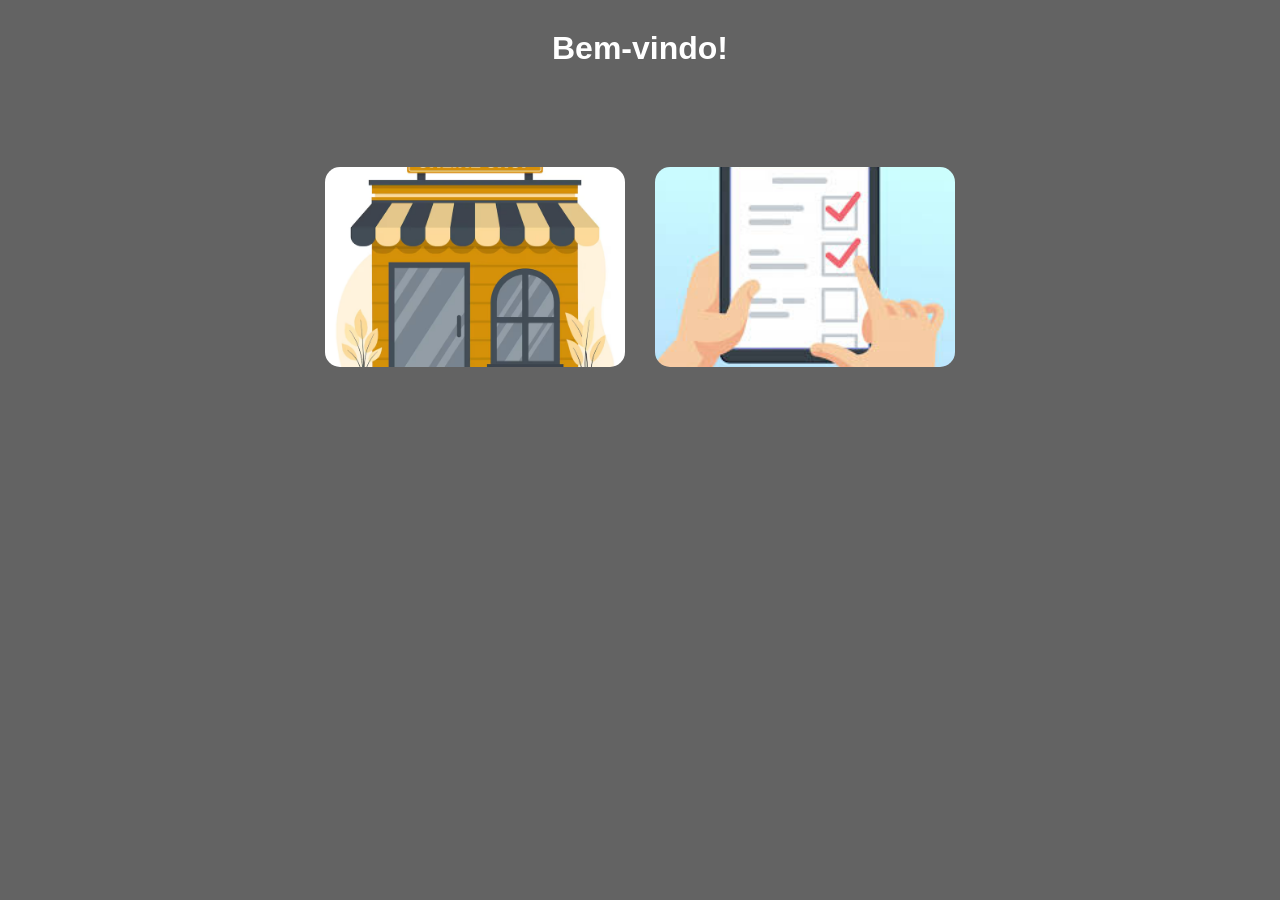
<file: index.html>
<!DOCTYPE html>
<html lang="pt-br">
<head>
    <meta charset="UTF-8">
    <title>Opções</title>
    <link rel="stylesheet" href="Css/style.css">
</head>
<body>

<h1 class="titulo">Bem-vindo!</h1>

<div class="container">

    <a href="Compras.html" class="card">
        <img src="Imagens/loja.avif">
        <div class="info">
            <h2>Loja</h2>
            <p>Entre na área de compras e veja os produtos recomendados para você.</p>
        </div>
    </a>

    <a href="Questionario.html" class="card">
        <img src="Imagens/questionario.jfif">
        <div class="info">
            <h2>Questionário</h2>
            <p>Responda o questionário para receber recomendações personalizadas.</p>
        </div>
    </a>
</div>

</body>
</html>
</file>
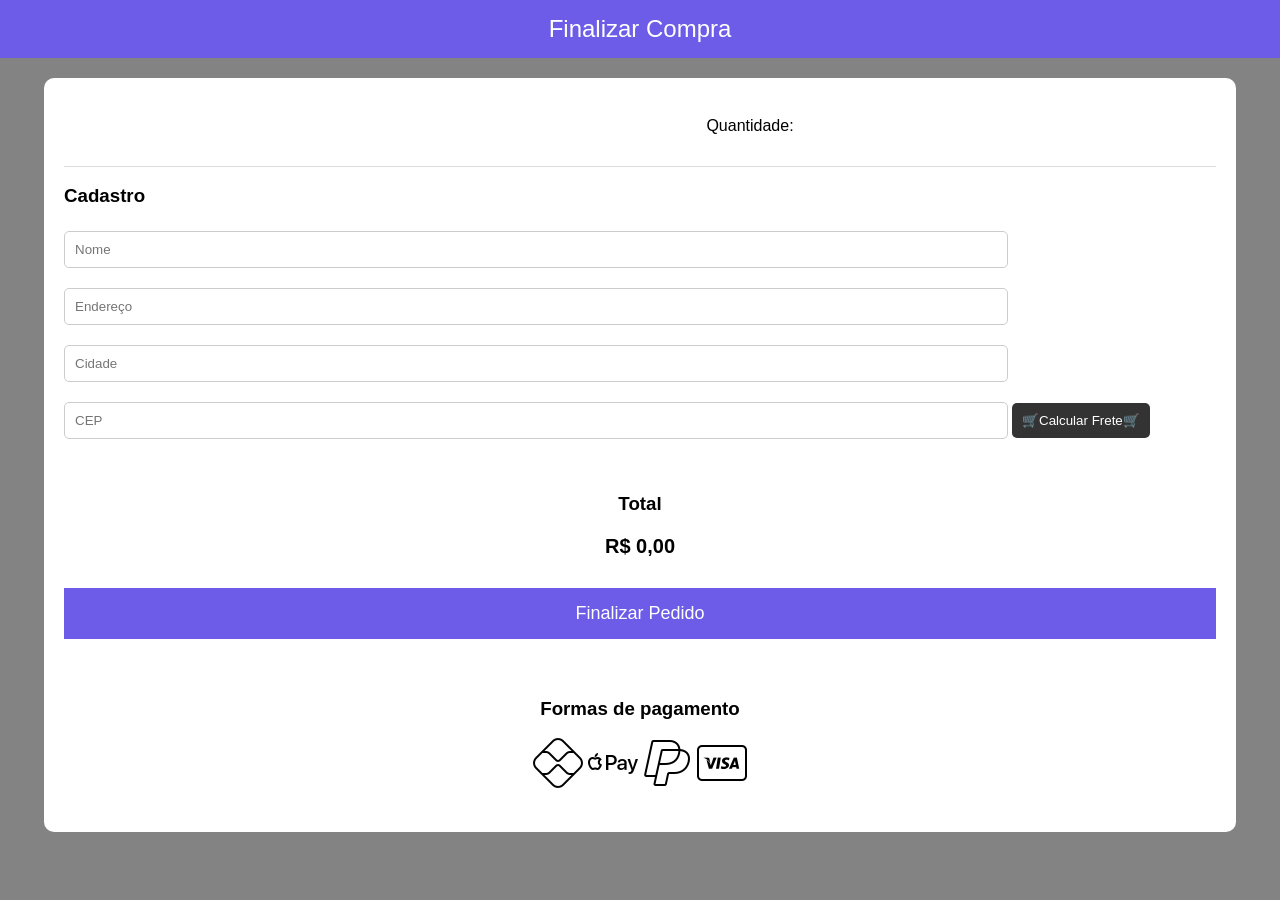
<file: checkout.html>
<!DOCTYPE html>
<html lang="pt-br">
<head>
<meta charset="UTF-8">
<title>Finalizar Compra</title>
<link rel="stylesheet" href="Css/checkout.css">
</head>
<body>

<div class="topo">Finalizar Compra</div>

<div class="container">

    <div class="produto">
        <img id="imgProduto">
        <div>
            <h3 id="nomeProduto"></h3>
            <p id="precoProduto"></p>
            <p>Quantidade: <span id="qtdProduto"></span></p>
        </div>
    </div>

    <h3>Cadastro</h3>
    <input type="text" placeholder="Nome">
    <input type="text" placeholder="Endereço">
    <input type="text" placeholder="Cidade">
    <input type="text" id="cep" placeholder="CEP">
    <button class="calcular" onclick="calcularFrete()">🛒Calcular Frete🛒</button>
    <p id="frete"></p>

    <div class="ValorTotal">
        <h3>Total</h3>
        <p class="total" id="total">R$ 0,00</p>
    </div>

    <button class="botao">Finalizar Pedido</button>

    <div class="pagamento">
        <h3>Formas de pagamento</h3>
        <img src="Imagens/pagamentos/pix.png" alt="PIX">
        <img src="Imagens/pagamentos/apple.png" alt="Apple Pay">
        <img src="Imagens/pagamentos/paypaç.png" alt="Google Pay">
        <img src="Imagens/pagamentos/visa.png" alt="Visa">
    </div>

</div>

<script>
let compra = JSON.parse(localStorage.getItem("compra"));

document.getElementById("imgProduto").src = compra.imagem;
document.getElementById("nomeProduto").innerText = compra.nome;
document.getElementById("precoProduto").innerText = compra.preco;
document.getElementById("qtdProduto").innerText = compra.quantidade;

let preco = parseFloat(compra.preco.replace("R$","").replace(",","."));
let qtd = parseInt(compra.quantidade);

function calcularFrete() {
    let cep = document.getElementById("cep").value;

    if(cep == ""){
        alert("Digite o CEP");
        return;
    }

    let frete = Math.floor(Math.random() * 20) + 10;
    let total = (preco * qtd) + frete;

    document.getElementById("frete").innerText = "Frete: R$ " + frete + ",00";
    document.getElementById("total").innerText = "R$ " + total.toFixed(2);
}
</script>

</body>
</html>
</file>
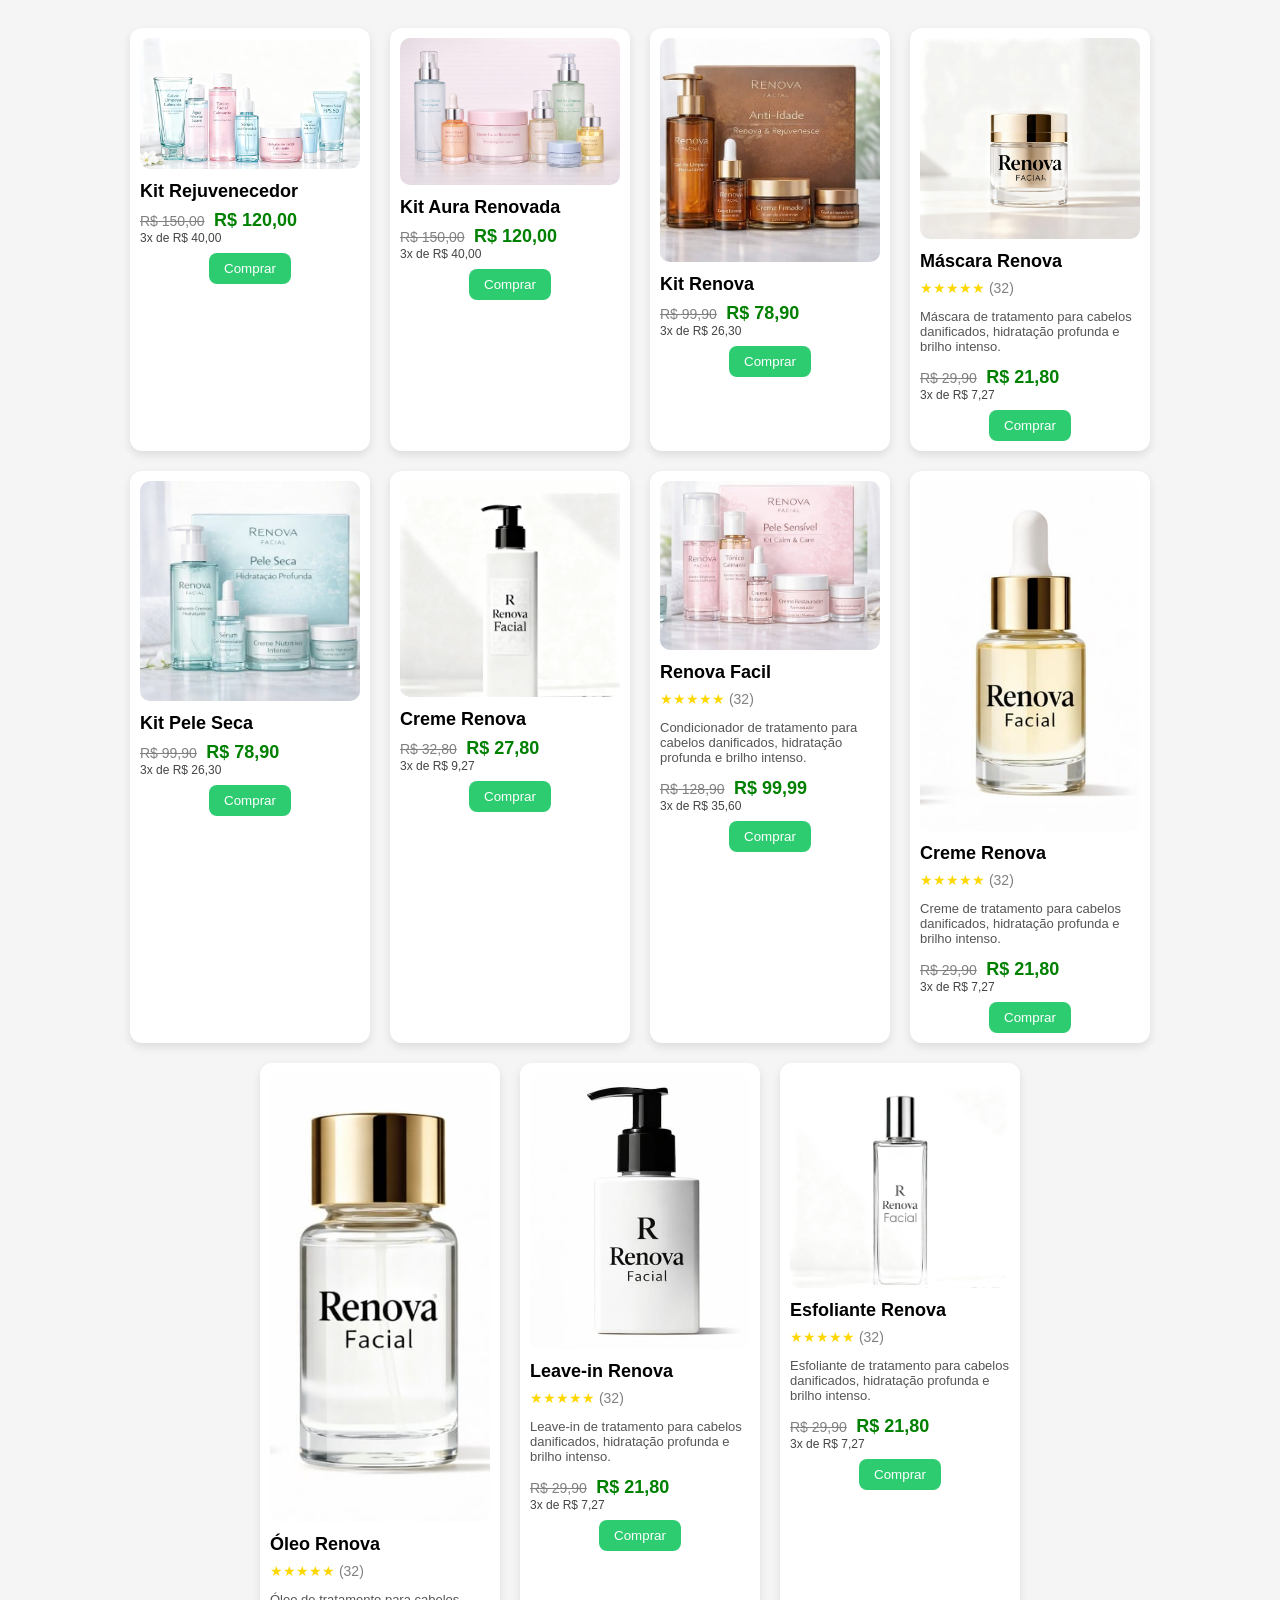
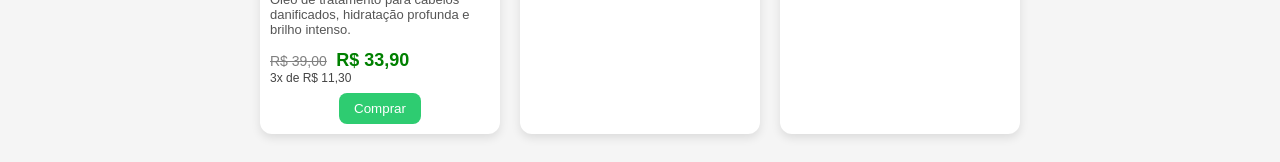
<file: Compras.html>
<!DOCTYPE html>
<html lang="pt-br">
<head>
    <meta charset="UTF-8">
    <meta name="viewport" content="width=device-width, initial-scale=1.0">
    <title>Compras</title>
    <link rel="stylesheet" href="Css/Compras.css">    
</head>
<body>
<div class="CardsGeral">

    <div class="card">
        <img src="Imagens/VidrosProdutos.jpeg" class="card-img">
        <h2 class="card-nome">Kit Rejuvenecedor</h2>

        <div class="precos">
            <span class="preco-antigo">R$ 150,00</span>
            <span class="card-valor">R$ 120,00</span>
        </div>

        <div class="parcelamento">3x de R$ 40,00</div>

        <div class="card-footer">
            <button class="card-btn" onclick="abrirProduto(1)">Comprar</button>
        </div>
    </div>

    <div class="card">
        <img src="Imagens/ComunsProdutos.jpeg" class="card-img">
        <h2 class="card-nome">Kit Aura Renovada</h2>

        <div class="precos">
            <span class="preco-antigo">R$ 150,00</span>
            <span class="card-valor">R$ 120,00</span>
        </div>

        <div class="parcelamento">3x de R$ 40,00</div>

        <div class="card-footer">
            <button class="card-btn" onclick="abrirProduto(2)">Comprar</button>
        </div>
    </div>

    <div class="card">
        <img src="Imagens/Marrom.jpeg" class="card-img">
        <h2 class="card-nome">Kit Renova</h2>

        <div class="precos">
            <span class="preco-antigo">R$ 99,90</span>
            <span class="card-valor">R$ 78,90</span>
        </div>

        <div class="parcelamento">3x de R$ 26,30</div>

        <div class="card-footer">
            <button class="card-btn" onclick="abrirProduto(3)">Comprar</button>
        </div>
    </div>

    <div class="card">
        <img src="Imagens/ItensRenova/ItemRenova6.jpeg" class="card-img">
        <h2 class="card-nome">Máscara Renova</h2>

        <div class="card-avaliacao">
            ★★★★★ <span class="num-avaliacoes">(32)</span>
        </div>

        <p class="card-descricao">
            Máscara de tratamento para cabelos danificados, hidratação profunda e brilho intenso.
        </p>

        <div class="precos">
            <span class="preco-antigo">R$ 29,90</span>
            <span class="card-valor">R$ 21,80</span>
        </div>

        <div class="parcelamento">3x de R$ 7,27</div>

        <div class="card-footer">
            <button class="card-btn" onclick="abrirProduto(4)">Comprar</button>
        </div>
    </div>

    <div class="card">
        <img src="Imagens/Ciano.jpeg" class="card-img">
        <h2 class="card-nome">Kit Pele Seca</h2>

        <div class="precos">
            <span class="preco-antigo">R$ 99,90</span>
            <span class="card-valor">R$ 78,90</span>
        </div>

        <div class="parcelamento">3x de R$ 26,30</div>

        <div class="card-footer">
            <button class="card-btn" onclick="abrirProduto(5)">Comprar</button>
        </div>

    </div>

    <div class="card">
        <img src="Imagens/ItensRenova/ItemRenova1.jpeg" class="card-img">
        <h2 class="card-nome">Creme Renova</h2>

        <div class="precos">
            <span class="preco-antigo">R$ 32,80</span>
            <span class="card-valor">R$ 27,80</span>
        </div>

        <div class="parcelamento">3x de R$ 9,27</div>

        <div class="card-footer">
            <button class="card-btn" onclick="abrirProduto(6)">Comprar</button>
        </div>

    </div>

    <div class="card">
        <img src="Imagens/Rosa.jpeg" class="card-img">
        <h2 class="card-nome">Renova Facil</h2>

        <div class="card-avaliacao">
            ★★★★★ <span class="num-avaliacoes">(32)</span>
        </div>

        <p class="card-descricao">
            Condicionador de tratamento para cabelos danificados, hidratação profunda e brilho intenso.
        </p>

        <div class="precos">
            <span class="preco-antigo">R$ 128,90</span>
            <span class="card-valor">R$ 99,99</span>
        </div>

        <div class="parcelamento">3x de R$ 35,60</div>

        <div class="card-footer">
            <button class="card-btn" onclick="abrirProduto(8)">Comprar</button>
        </div>

    </div>

    <div class="card">
        <img src="Imagens/ItensRenova/ItemRenova9.jpeg" class="card-img">
        <h2 class="card-nome">Creme Renova</h2>

        <div class="card-avaliacao">
            ★★★★★ <span class="num-avaliacoes">(32)</span>
        </div>

        <p class="card-descricao">
            Creme de tratamento para cabelos danificados, hidratação profunda e brilho intenso.
        </p>

        <div class="precos">
            <span class="preco-antigo">R$ 29,90</span>
            <span class="card-valor">R$ 21,80</span>
        </div>

        <div class="parcelamento">3x de R$ 7,27</div>

        <div class="card-footer">
            <button class="card-btn" onclick="abrirProduto(9)">Comprar</button>
        </div>

    </div>

    <div class="card">
        <img src="Imagens/ItensRenova/ItemRenova8.jpeg" class="card-img">
        <h2 class="card-nome">Óleo Renova</h2>

        <div class="card-avaliacao">
            ★★★★★ <span class="num-avaliacoes">(32)</span>
        </div>

        <p class="card-descricao">
            Óleo de tratamento para cabelos danificados, hidratação profunda e brilho intenso.
        </p>

        <div class="precos">
            <span class="preco-antigo">R$ 39,00</span>
            <span class="card-valor">R$ 33,90</span>
        </div>

        <div class="parcelamento">3x de R$ 11,30</div>

        <div class="card-footer">
            <button class="card-btn" onclick="abrirProduto(10)">Comprar</button>
        </div>

    </div>

    <div class="card">
        <img src="Imagens/ItensRenova/ItemRenova0.jpeg" class="card-img">
        <h2 class="card-nome">Leave-in Renova</h2>

        <div class="card-avaliacao">
            ★★★★★ <span class="num-avaliacoes">(32)</span>
        </div>

        <p class="card-descricao">
            Leave-in de tratamento para cabelos danificados, hidratação profunda e brilho intenso.
        </p>

        <div class="precos">
            <span class="preco-antigo">R$ 29,90</span>
            <span class="card-valor">R$ 21,80</span>
        </div>

        <div class="parcelamento">3x de R$ 7,27</div>

        <div class="card-footer">
            <button class="card-btn" onclick="abrirProduto(11)">Comprar</button>
        </div>
    </div>
    <div class="card">
        <img src="Imagens/ItensRenova/ItemRenova2.jpeg" class="card-img">
        <h2 class="card-nome">Esfoliante Renova</h2>

        <div class="card-avaliacao">
            ★★★★★ <span class="num-avaliacoes">(32)</span>
        </div>

        <p class="card-descricao">
            Esfoliante de tratamento para cabelos danificados, hidratação profunda e brilho intenso.
        </p>

        <div class="precos">
            <span class="preco-antigo">R$ 29,90</span>
            <span class="card-valor">R$ 21,80</span>
        </div>

        <div class="parcelamento">3x de R$ 7,27</div>

        <div class="card-footer">
            <button class="card-btn" onclick="abrirProduto(12)">Comprar</button>
        </div>
    </div>
</div>

<script>
function abrirProduto(id) {
    window.location.href = "ItensCompras.html?produto=" + id;
}
</script>

</body>
</html>
</file>
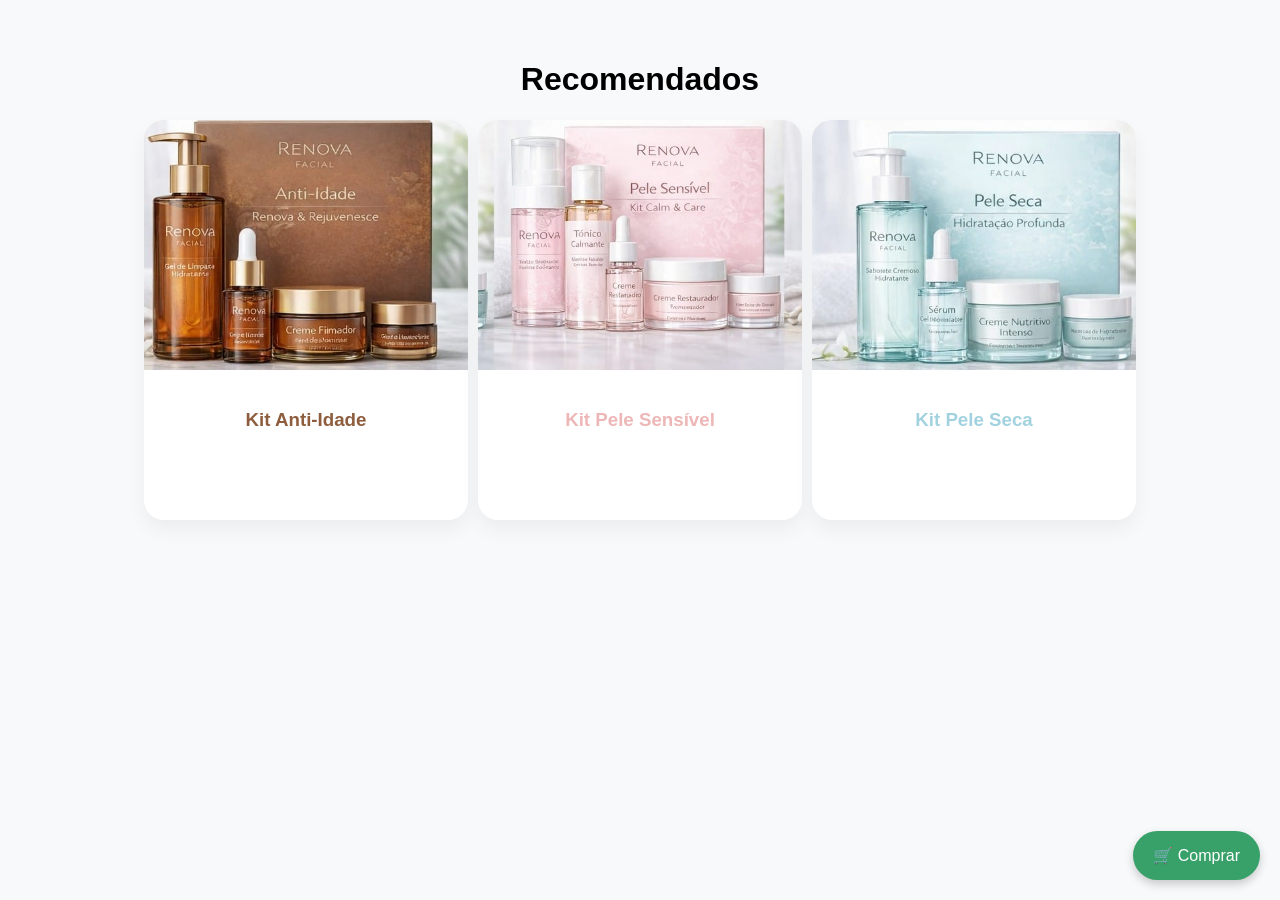
<file: Produtos.html>
<!DOCTYPE html>
<html lang="pt-br">
<head>
    <meta charset="UTF-8">
    <meta name="viewport" content="width=device-width, initial-scale=1.0">
    <title>Nossos Produtos</title>
    <link rel="stylesheet" href="Css/Produtos.css">
</head>
<body>
    <button id="btnCompraFixo" onclick="irParaCompras()">
    🛒 Comprar
    </button>
    <h1>Recomendados</h1>
    <div class="grade" id="grid"></div>

    <div id="modal">
        <div class="modal-content">
            <button class="close" onclick="fechar()">&times;</button>
            <div class="modal-left" id="m-cor">
                <img id="m-img" src="Imagens/Ciano.jpeg" style="width: 70%;">
            </div>
            <div class="modal-right">
                <h2 id="m-nome"></h2>
                <p id="m-texto" style="line-height: 1.6; color: #444;"></p>
                <button id="ComprarBotao" onclick="irParaCompras()">Comprar Agora</button>
            </div>
        </div>
    </div>

    <script>
        const produtos = [
            { id: 1, 
            nome: "Kit Anti-Idade", 
            cor: "#8e5d3e", foco: 
            "Rugas e Linhas", 
            texto: "Focado em colágeno e firmeza para peles maduras.", 
            img: "Imagens/Marrom.jpeg" },
            
            { id: 2, 
            nome: "Kit Pele Sensível", 
            cor: "#eeb7b7", 
            foco: "Sensibilidade/Vermelhidão", 
            texto: "Acalma e restaura a barreira cutânea com suavidade.", 
            img: "Imagens/Rosa.jpeg" },
            
            { id: 3, 
            nome: "Kit Pele Seca", 
            cor: "#a2d2df", 
            foco: "Pele Seca/Opaca", 
            texto: "Hidratação profunda para peles que repuxam.", 
            img: "Imagens/Ciano.jpeg" }
        ];
        function irParaCompras (){
        window.location.href = "Compras.html";
        }
        // Lógica de recomendação: Pega o parâmetro da URL
        const params = new URLSearchParams(window.location.search);
        const rec = params.get('recomendacao');

        const grid = document.getElementById('grid');
        // Ordena para colocar o recomendado no topo
        const ordenados = [...produtos].sort((a,b) => a.foco === rec ? -1 : 1);

        ordenados.forEach(p => {
            grid.innerHTML += `
                <div class="card" onclick="abrir(${p.id})">
                    <div class="img-box"><img src="${p.img}"></div>
                    <div class="info">
                        <h3 style="color:${p.cor}">${p.nome}</h3>
                        ${p.foco === rec ? '<span style="color:gold">★ Recomendado para você</span>' : ''}
                        <div class="desc-hidden">Toque para ver detalhes e comprar este kit exclusivo.</div>
                    </div>
                </div>
            `;
        });

        function abrir(id) {
            const p = produtos.find(x => x.id === id);
            document.getElementById('m-nome').innerText = p.nome;
            document.getElementById('m-nome').style.color = p.cor;
            document.getElementById('m-texto').innerText = p.texto;
            document.getElementById('m-img').src = p.img;
            document.getElementById('m-cor').style.backgroundColor = p.cor; // Cor do fundo do modal igual ao produto
            document.getElementById('ComprarBotao').style.backgroundColor = p.cor;
            document.getElementById('modal').style.display = 'flex';
        }

        function fechar() { document.getElementById('modal').style.display = 'none'; }
    </script>
</body>
</html>
</file>
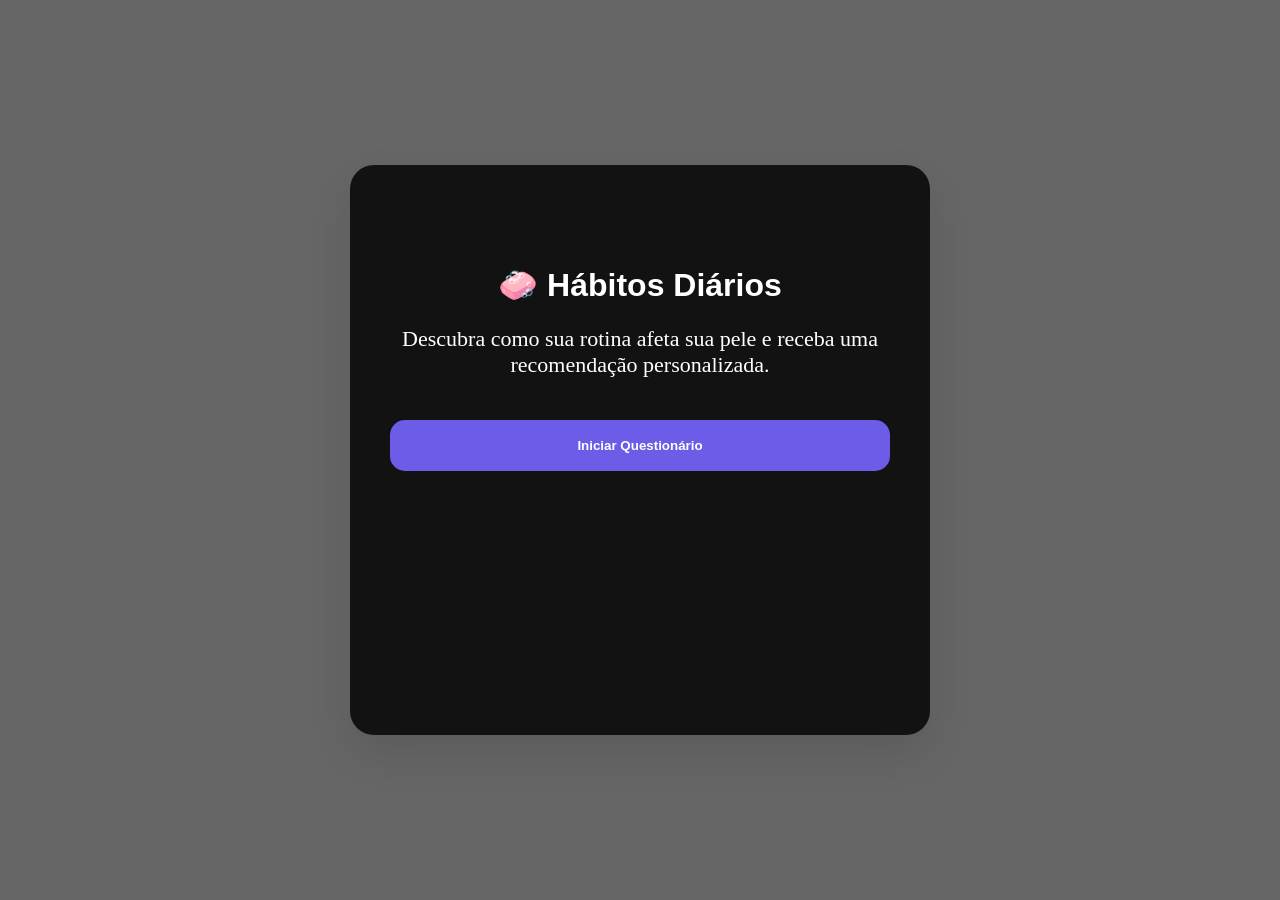
<file: Questionario.html>
<!DOCTYPE html>
<html lang="pt-br">
<head>
    <meta charset="UTF-8">
    <meta name="viewport" content="width=device-width, initial-scale=1.0">
    <title>Hábitos Diários da Pele</title>
    <link rel="stylesheet" href="Css/Questionario.css">
</head>
<body>
    <button id="btnAjuda" onclick="toggleModal(true)">?</button>
    <div id="modalAjuda">
        <h3 id="ajuda-titulo">Dica do Especialista</h3>
        <p id="ajuda-texto"></p>
        <button class="fechar-modal" onclick="toggleModal(false)">Entendi!</button>
    </div>
    <div id="BoxGeral">
        <div class="progress-container" id="barra-container">
            <div class="progress-bar" id="progresso"></div>
        </div>

        <div class="BoxInicial active" id="step-0">
            <h1>🧼 Hábitos Diários</h1>
            <p class="descricaoinicial">Descubra como sua rotina afeta sua pele e receba uma recomendação personalizada.</p>
            <button onclick="nextStep()">Iniciar Questionário</button>
        </div>

        <div id="BoxQuest"></div>

        <div class="step" id="step-final">
            <h2>Análise Concluída⭐</h2>
            <div id="resultado-texto"></div>
            <button class="btn-resultado" onclick="verRecomendacao()">Ver Kit Recomendado ★</button>
            <button onclick="location.reload()" id="botaoDiagnostico">Refazer Diagnóstico</button>
        </div>
    </div>

<script>
    const questionario = [
        { q: "1. Quantos copos de água você bebe por dia?", options: ["Menos de 3", "3 a 5", "6 a 8", "Mais de 8"], ajuda: "A água hidrata a pele de dentro para fora, mantendo a elasticidade e o brilho natural." },
        { q: "2. Qual sua maior preocupação de beleza hoje?", options: ["Rugas e Linhas", "Sensibilidade/Vermelhidão", "Pele Seca/Opaca"], ajuda: "Isso nos ajuda a definir qual kit de ativos é o mais urgente para você agora." },
        { q: "3. Usa protetor solar diariamente?", options: ["Sempre", "Às vezes", "Raramente", "Nunca"], ajuda: "O sol é o maior causador de envelhecimento precoce e manchas." },
        { q: "4. Você dorme quantas horas por noite?", options: ["Menos de 5", "5 a 6", "7 a 8", "Mais de 8"], ajuda: "É durante o sono que as células da pele se renovam." },
        { q: "5. Com que frequência consome açúcar?", options: ["Diariamente", "Algumas vezes", "Raramente", "Nunca"], ajuda: "O excesso de açúcar quebra as fibras de colágeno da pele." },
        { q: "6. Como sua pele costuma reagir a novos produtos?", options: ["Fica vermelha/arde", "Fica oleosa", "Absorve rápido", "Normal"], ajuda: "Peles sensíveis precisam de fórmulas hipoalergênicas." },
        { q: "7. Sente sua pele repuxar após o banho?", options: ["Sempre", "Às vezes", "Raramente", "Nunca"], ajuda: "O repuxamento é um sinal claro de que a barreira de hidratação está comprometida." },
        { q: "8. Remove a maquiagem antes de dormir?", options: ["Sempre", "Às vezes", "Raramente", "Nunca"], ajuda: "Dormir de maquiagem impede a respiração da pele e causa cravos." },
        { q: "9. Sua alimentação é rica em frutas e legumes?", options: ["Sempre", "Às vezes", "Raramente", "Nunca"], ajuda: "Antioxidantes combatem os radicais livres que envelhecem a pele." },
        { q: "10. Qual a aparência dos seus poros?", options: ["Dilatados", "Quase invisíveis", "Sinto a pele descamando"], ajuda: "Isso ajuda a identificar o nível de hidratação ou necessidade de firmeza." }
    ];

    let CorrentePerguntas = 0;
    let answers = {};
    let tipoRecomendado = "Rugas e Linhas"; // Padrão

    const container = document.getElementById("BoxQuest");
    questionario.forEach((item, index) => {
        const div = document.createElement("div");
        div.className = "step";
        div.id = `step-${index + 1}`;
        div.innerHTML = `
            <button class="voltar" onclick="prevStep()">&larr;</button>
            <h2>${item.q}</h2>
            <div class="options-container">
                ${item.options.map(opt => `
                    <label class="option">
                        <input type="radio" name="q${index}" value="${opt}"> ${opt}
                    </label>
                `).join("")}
            </div>
            <button onclick="nextStep()">Próxima</button>
        `;
        container.appendChild(div);
    });

    function toggleModal(abrir) {
        const modal = document.getElementById("modalAjuda");
        if (abrir) {
            document.getElementById("ajuda-texto").innerText = questionario[CorrentePerguntas - 1].ajuda;
            modal.style.display = "block";
            document.body.classList.add("modal-open");
        } else {
            modal.style.display = "none";
            document.body.classList.remove("modal-open");
        }
    }

    function updateUI() {
        const btnAjuda = document.getElementById("btnAjuda");
        btnAjuda.style.display = (CorrentePerguntas > 0 && CorrentePerguntas <= questionario.length) ? "block" : "none";
        
        const bar = document.getElementById("progresso");
        const containerBar = document.getElementById("barra-container");
        if (CorrentePerguntas > 0 && CorrentePerguntas <= questionario.length) {
            containerBar.style.display = "block";
            bar.style.width = (CorrentePerguntas / questionario.length * 100) + "%";
        } else {
            containerBar.style.display = "none";
        }
    }

    function nextStep() {
        const currentDiv = document.getElementById(`step-${CorrentePerguntas}`);
        if (CorrentePerguntas > 0) {
            const selected = currentDiv.querySelector("input:checked");
            if (!selected) return alert("Por favor, selecione uma opção!");
            answers[`q${CorrentePerguntas - 1}`] = selected.value;
            
            // Lógica simples para pegar a recomendação da Pergunta 2
            if (CorrentePerguntas === 2) tipoRecomendado = selected.value;
        }
        currentDiv.classList.remove("active");
        CorrentePerguntas++;
        if (CorrentePerguntas <= questionario.length) {
            document.getElementById(`step-${CorrentePerguntas}`).classList.add("active");
            updateUI();
        } else {
            showResult();
        }
    }

    function prevStep() {
        document.getElementById(`step-${CorrentePerguntas}`).classList.remove("active");
        CorrentePerguntas--;
        document.getElementById(`step-${CorrentePerguntas}`).classList.add("active");
        updateUI();
    }

    function showResult() {
        updateUI();
        document.getElementById("step-final").classList.add("active");
        let score = 0;
        const boasRespostas = ["Sempre", "Mais de 8", "6 a 8", "7 a 8", "Não", "Nunca", "2 vezes", "Normal", "Quase invisíveis"];
        Object.values(answers).forEach(a => { if (boasRespostas.includes(a)) score++; });
        
        document.getElementById("resultado-texto").innerHTML = `
            <p><strong>Sua Pontuação de Saúde: ${score}/10</strong></p>
            <p>${score >= 7 ? "✨ Seus hábitos são ótimos!" : "⚠️ Sua rotina precisa de ajustes para proteger sua pele."}</p>
            <hr>
            <p>Com base nas suas respostas, o cuidado mais indicado para você agora é para: <strong>${tipoRecomendado}</strong>.</p>
        `;
    }

    function verRecomendacao() {    
        window.location.href = `Produtos.html?recomendacao=${encodeURIComponent(tipoRecomendado)}`;
    }
</script>
</body>
</html>
</file>
<file: Css/style.css>
body {
    font-family: Arial, Helvetica, sans-serif;
    background-color: rgba(0, 0, 0, 0.613);
    margin: 0;
    padding: 0;

}

.titulo {
    text-align: center;
    margin-top: 30px;
    color: white;
}

.container {
    display: flex;
    justify-content: center;
    gap: 30px;
    margin-top: 50px;
    flex-wrap: wrap;
    margin-top: 100px;
}

.card {
    position: relative;
    width: 300px;
    height: 200px;
    overflow: hidden;
    border-radius: 15px;
    text-decoration: none;
    color: white;
    transition: 0.4s;
}

.card img {
    width: 100%;
    height: 100%;
    object-fit: cover;
    transition: 0.4s;
}

.info {
    position: absolute;
    bottom: -100%;
    left: 0;
    width: 100%;
    padding: 20px;
    background: rgba(0,0,0,0.7);
    transition: 0.4s;
}

.card:hover {
    transform: scale(1.1);
}

.card:hover img {
    opacity: 0.3;
}

.card:hover .info {
    bottom: 0;
}
</file>
<file: Css/checkout.css>
body{
    font-family: Arial;
    background:#0000007c;
    margin:0;
}

.topo{
    background:#6c5ce7;
    color:white;
    padding:15px;
    text-align:center;
    font-size:24px;
}

.container{
    max-width:90%;
    margin:auto;
    background:white;
    padding:20px;
    margin-top:20px;
    border-radius:10px;
}

.produto{
    display:flex;
    gap:20px;
    align-items:center;
    border-bottom:1px solid #ddd;
    padding-bottom:15px;
    justify-content: center;
}

.produto img{
    width:200px;
}

input{
    width:80%;
    padding:10px;
    margin-top:5px;
    margin-bottom:15px;
    border:1px solid #ccc;
    border-radius:5px;
}

.total{
    font-size:20px;
    font-weight:bold;
}

.botao{
    background:#6c5ce7;
    color:white;
    border:none;
    padding:15px;
    width:100%;
    font-size:18px;
    cursor:pointer;
    margin-top:10px;
}

.calcular{
    background:#333;
    border: black 1px solid;
    border-radius: 5px;
    color:white;
    border:none;
    padding:10px;
    cursor:pointer;
}
.ValorTotal{
    text-align: center;
    margin-top: 20px;
    align-content: center;
}

.pagamento{
    text-align:center;
    margin-top:20px;
    padding: 20px;
}
</file>
<file: Css/Compras.css>
body {
    font-family: Arial;
    background-color: #f5f5f5;
}

.CardsGeral {
    display: flex;
    flex-wrap: wrap;
    gap: 20px;
    justify-content: center;
    padding: 20px;
}

.card {
    width: 220px;
    background: white;
    border-radius: 12px;
    padding: 10px;
    box-shadow: 0 4px 10px rgba(0,0,0,0.1);
    transition: 0.3s;
}

.card:hover {
    transform: scale(1.05);
}

.card-img {
    width: 100%;
    border-radius: 10px;
}

.card-nome {
    font-size: 18px;
    margin: 8px 0;
}

.card-avaliacao {
    color: gold;
    font-size: 14px;
}

.num-avaliacoes {
    color: gray;
}

.card-descricao {
    font-size: 13px;
    color: #555;
}

.precos {
    margin-top: 5px;
}

.preco-antigo {
    text-decoration: line-through;
    color: gray;
    font-size: 14px;
    margin-right: 5px;
}

.card-valor {
    color: green;
    font-size: 18px;
    font-weight: bold;
}

.parcelamento {
    font-size: 12px;
    color: #444;
    margin-bottom: 8px;
}

.card-footer {
    text-align: center;
}

.card-btn {
    background: #2ecc71;
    color: white;
    border: none;
    padding: 8px 15px;
    border-radius: 8px;
    cursor: pointer;
}

.card-btn:hover {
    background: #27ae60;
}
</file>
<file: Css/Produtos.css>
:root { --bg: #f8f9fa; --text: #2d3436; --transition: 0.4s cubic-bezier(0.4, 0, 0.2, 1); }
        body { font-family: 'Segoe UI', sans-serif; background: var(--bg); margin: 0; padding: 40px 20px; display: flex; flex-direction: column; align-items: center; }
        
        .grade { 
                display: grid;
                grid-template-columns: repeat(auto-fit, minmax(280px, 1fr));
                gap: 10px; 
                width: 80%;
                max-width: 1200px; 
        }
        .card { background: white; border-radius: 20px; 
                overflow: hidden;
                box-shadow: 0 10px 20px rgba(0,0,0,0.05); 
                transition: var(--transition);
                cursor: pointer;
                 height: 400px;
                display: flex; 
                flex-direction: column; 
        }
        .card:hover { transform: translateY(-10px); 
                height: 450px; 
        }

        .img-box { height: 250px; 
                background: #eee; 
                display: flex; 
                align-items: center; 
                justify-content: center; 
        }
        .img-box img { width: 100%; 
                height: 100%; 
                object-fit: cover; 
        }
        
        .info { padding: 20px; 
                text-align: center; 
        }
        .desc-hidden { max-height: 0; 
                opacity: 0; 
                transition: var(--transition); 
                font-size: 0.9rem; 
                color: #666; margin-top: 15px; 
        }
        .card:hover .desc-hidden { max-height: 100px; 
                opacity: 1; 
        }
/*modal é a boxe que aparece quando clicamos nos itens recomendados*/
        #modal { 
                display: none; 
                position: fixed; 
                top: 0; 
                left: 0; 
                width: 100%; 
                height: 100%; 
                background: rgba(0,0,0,0.8); 
                z-index: 1000; 
                justify-content: center; 
                align-items: center; 
                backdrop-filter: blur(8px); 
        }
        #ComprarBotao { background: #38a169; 
                color: white; 
                border: none; 
                padding: 15px 20px; 
                border-radius: 10px; 
                font-size: 16px; 
                cursor: pointer;
                transition: 0.3s;
        }
        .modal-content { background: white; width: 90%; 
                max-width: 800px; 
                height: 85vh; 
                border-radius: 30px; 
                display: flex; 
                overflow: hidden; 
                position: relative; 
                animation: pop 0.3s ease-out; 
        }
        .modal-left { flex: 1; 
                display: flex; 
                align-items: center; 
                justify-content: center; 
                transition: 0.5s; 
        }
        .modal-right { flex: 1; 
                padding: 40px; 
                display: flex; 
                flex-direction: column; 
                justify-content: center; 
        }
        .close { position: absolute; 
                top: 20px; 
                right: 20px; 
                font-size: 30px; 
                cursor: pointer; 
                border: none; 
                background: none; }
        #btnCompraFixo {
                position: fixed;
                bottom: 20px;
                right: 20px;
                background: #38a169;
                color: white;
                border: none;
                padding: 15px 20px;
                border-radius: 50px;
                font-size: 16px;
                cursor: pointer;
                box-shadow: 0 4px 10px rgba(0,0,0,0.2);
                z-index: 999;
                transition: 0.3s;
        }

#btnCompraFixo:hover {
    background: #2f855a;
    transform: scale(1.05);
}

        
        @keyframes pop { from { transform: scale(0.8); opacity: 0; } to { transform: scale(1); opacity: 1; } }
        @media (max-width: 700px) { .modal-content { flex-direction: column; } }
</file>
<file: Css/Questionario.css>
:root {
            --bg-base: rgba(16, 16, 16, 0.641);
            --primary: #6c5ce7;
            --text: #2d3436;
            --progress-bg: #e0e0e0;
        }
        
        body { 
            font-family: 'Segoe UI', sans-serif; 
            transition: all 0.5s ease; 
            display: flex; justify-content: center; 
            align-items: center;
            min-height: 100vh; 
            margin: 0;
            background-color: var(--bg-base);
        }
        h1{
            color: white;
        }
        .descricaoinicial {
            color: #ffffff;
            margin-top: 10px;
            font-family: cursive;
            font-size: 22px;
        }

        body.modal-open #BoxGeral {
            opacity: 0.3;
            filter: brightness(0.5) blur(2px);
            pointer-events: none;
        }
        #resultado-texto {
            text-align: left; 
            background: #f0fff4; 
            padding: 20px; 
            border-radius: 15px; 
            border-left: 6px solid #38a169; 
            margin-bottom: 20px;
        }
        #BoxQuest {
            color: white;
        }
        
        .option{
            color: black;
             display: flex; 
             align-items: center; 
             background: #f8f9fa; 
             padding: 18px; 
             margin: 12px 0; 
             border-radius: 15px; 
             cursor: pointer; 
             border: 1px solid transparent;
        }
        .option:hover { 
            border-color: var(--primary);
            transition: 1s;
            background-color: rgb(183, 183, 183);
        }

        h2{
            color: white;
        }

        #BoxGeral {
            position: relative; 
            background: rgba(0, 0, 0, 0.824);
            padding: 80px 40px 40px 40px; 
            border-radius: 24px;
            box-shadow: 0 20px 45px rgba(0,0,0,0.1);
            width: 90%; max-width: 500px;
            min-height: 450px; text-align: center;
            z-index: 1;
        }
        #botaoDiagnostico {
            background: var(--primary); 
            color: white; border: none; padding: 18px; 
            border-radius: 15px; font-weight: bold; cursor: pointer; 
            width: 100%; margin-top: 20px;
        }
        
        #btnAjuda {
            display: none;
            position: fixed;
            bottom: 30px;
            right: 30px;
            width: 60px;
            height: 60px;
            background-color: var(--primary);
            color: white;
            border-radius: 50%;
            border: none;
            font-size: 28px;
            font-weight: bold;
            cursor: pointer;
            box-shadow: 0 10px 20px rgba(108, 92, 231, 0.4);
            z-index: 100;
            transition: 0.3s;
        }

        #btnAjuda:hover { transform: scale(1.1); }

        #modalAjuda {
            display: none;
            position: fixed;
            top: 50%; left: 50%;
            transform: translate(-50%, -50%);
            background: white;
            padding: 30px;
            border-radius: 20px;
            box-shadow: 0 25px 50px rgba(0,0,0,0.3);
            z-index: 101;
            width: 80%; 
            max-width: 400px;
            text-align: center;
        }

        .fechar-modal {
            margin-top: 20px;
            background: var(--primary);
            color: white; border: none; padding: 10px 20px;
            border-radius: 10px; cursor: pointer;
        }

        .progress-container {
            width: 100%; 
            height: 10px; 
            background: var(--progress-bg);
            border-radius: 10px; 
            margin-bottom: 30px; 
            overflow: hidden; 
            display: none;
        }
        .progress-bar { 
            height: 100%; 
            width: 0%; 
            background: var(--primary); 
            transition: 0.4s; }

        .voltar {
            all: unset; 
            position: absolute; 
            top: 25px; 
            left: 25px;
            width: 45px; 
            height: 45px;
            border-radius: 50%;
            background: white; 
            border: 2px solid var(--primary);
            color: var(--primary); 
            cursor: pointer; 
            display: flex;
            align-items: center; 
            justify-content: center; 
            font-size: 22px; 
            z-index: 99;
        }

        .step, .BoxInicial { 
            width: 100%; 
            display: none; }

        .active { display: block; }
        .option:hover { border-color: var(--primary); }
        .option input { margin-right: 15px; transform: scale(1.2); }
        button:not(.voltar):not(.fechar-modal) { 
            background: var(--primary); 
            color: white;
            border: none; 
            padding: 18px; 
            border-radius: 15px;
            font-weight: bold; 
            cursor: pointer;
            width: 100%; 
            margin-top: 20px; }
        
        .btn-resultado { background: #38a169 !important; margin-top: 10px !important; }
</file>
